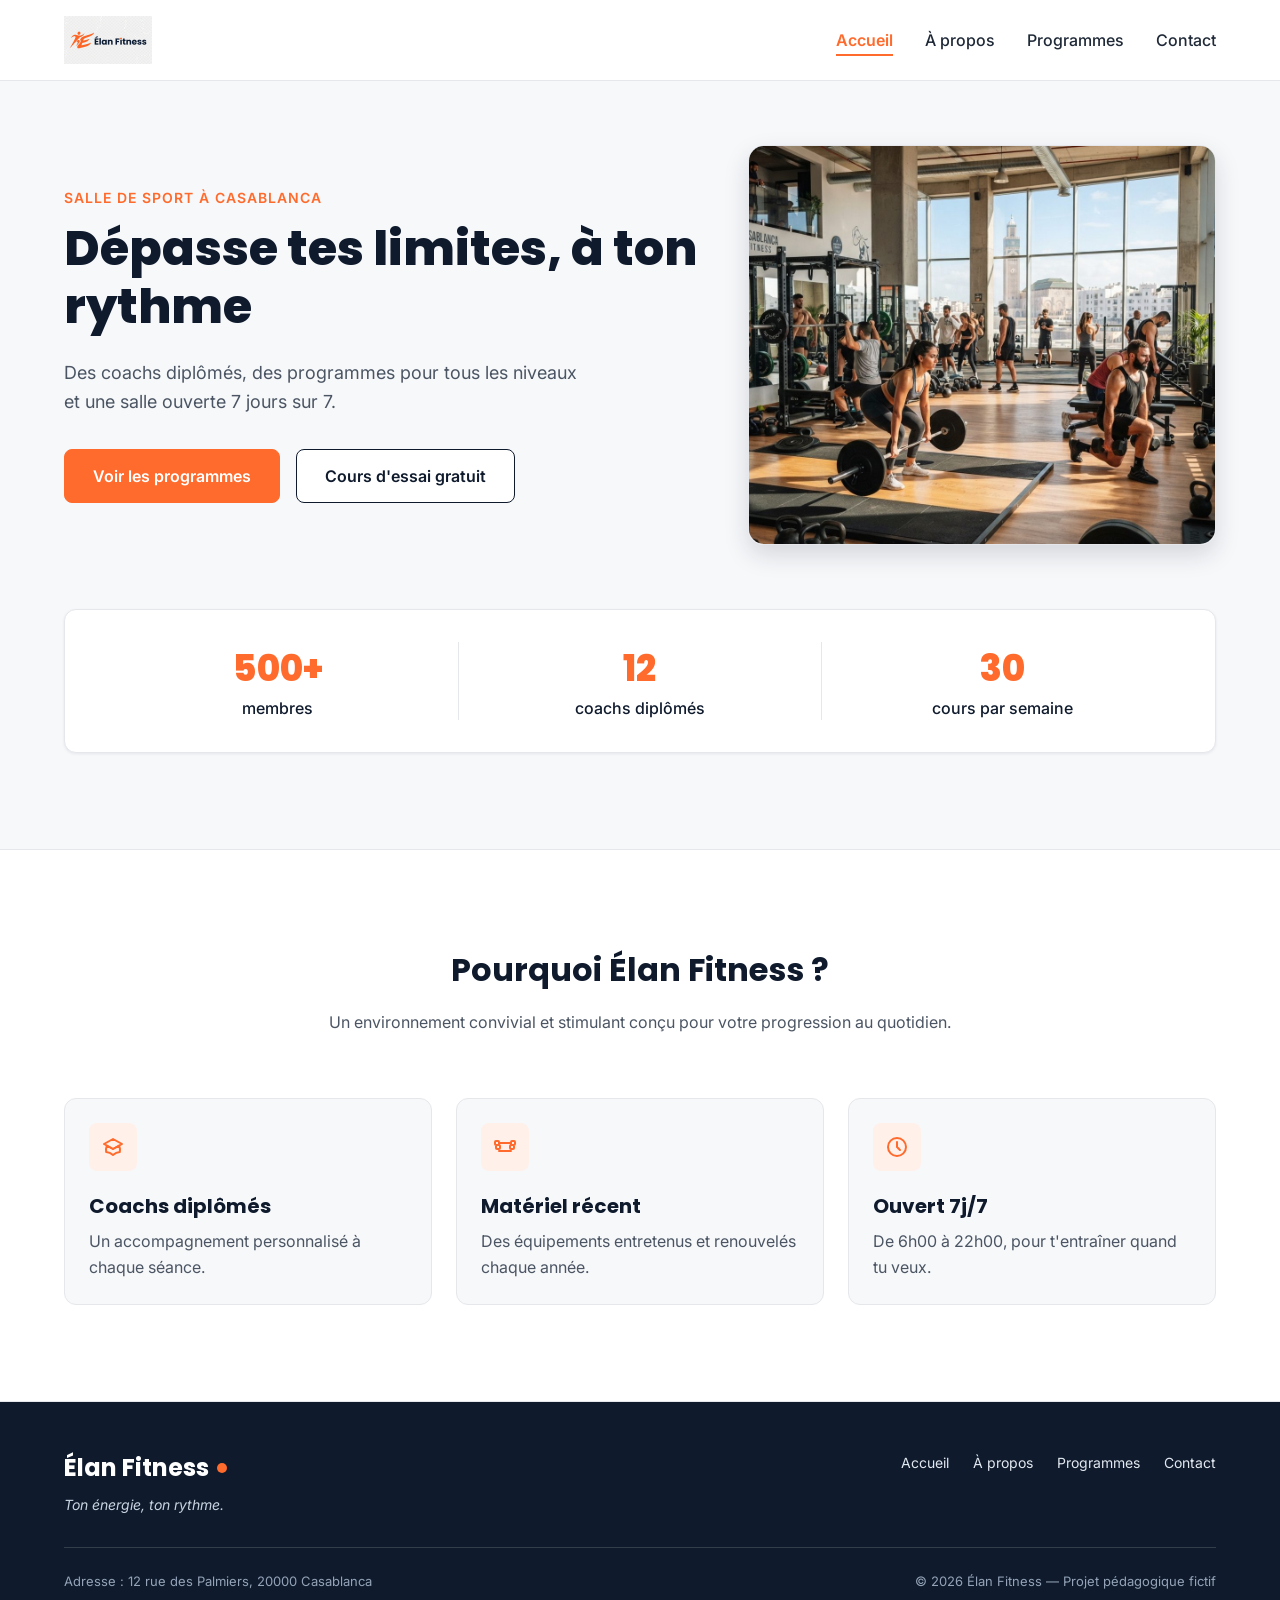
<file: index.html>
<!DOCTYPE html>
<html lang="fr">
<head>
  <meta charset="UTF-8">
  <meta name="viewport" content="width=device-width, initial-scale=1">
  <meta name="description" content="Élan Fitness, salle de sport à Casablanca : musculation, yoga, cardio et boxe fitness avec des coachs diplômés. Réservez votre cours d'essai gratuit.">
  <title>Élan Fitness | Salle de sport à Casablanca</title>

  <link rel="preconnect" href="https://fonts.googleapis.com">
  <link rel="preconnect" href="https://fonts.gstatic.com" crossorigin>
  <link href="https://fonts.googleapis.com/css2?family=Inter:wght@400;500;600&family=Poppins:wght@600;700;800&display=swap" rel="stylesheet">

  <link rel="stylesheet" href="style.css">
</head>

<body>

  <a class="lien-evitement" href="#contenu">Aller au contenu</a>

  <header class="en-tete">
    <div class="conteneur en-tete-contenu">
      <a href="index.html" class="logo"><img src="img/logo.jpg" alt="Élan Fitness" width="1408" height="768"></a>
      <button class="bouton-menu">☰ Menu</button>

      <nav id="navigation-principale" aria-label="Navigation principale">
        <ul class="menu">
          <li><a href="index.html" class="lien-actif" aria-current="page">Accueil</a></li>
          <li><a href="a-propos.html">À propos</a></li>
          <li><a href="programmes.html">Programmes</a></li>
          <li><a href="contactus.html">Contact</a></li>
        </ul>
      </nav>
    </div>
  </header>

  <main id="contenu">

    <section id="accueil" class="hero">
      <div class="conteneur">

        <div class="hero-contenu">
          <div class="hero-texte">
            <p class="sur-titre">Salle de sport à Casablanca</p>
            <h1>Dépasse tes limites, à ton rythme</h1>
            <p class="hero-description">
              Des coachs diplômés, des programmes pour tous les niveaux et une salle ouverte 7 jours sur 7.
            </p>
            <div class="boutons">
              <a href="programmes.html" class="bouton bouton-principal">Voir les programmes</a>
              <a href="contactus.html" class="bouton bouton-secondaire">Cours d'essai gratuit</a>
            </div>
          </div>

          <img class="hero-image" src="img/hero.jpg" alt="Des personnes s'entraînent dans une salle de sport lumineuse à Casablanca">
        </div>

        <div class="chiffres">
          <div class="chiffre">
            <p class="chiffre-nombre">500+</p>
            <p>membres</p>
          </div>
          <div class="chiffre">
            <p class="chiffre-nombre">12</p>
            <p>coachs diplômés</p>
          </div>
          <div class="chiffre">
            <p class="chiffre-nombre">30</p>
            <p>cours par semaine</p>
          </div>
        </div>

      </div>
    </section>

    <section class="section section-blanche">
      <div class="conteneur">

        <div class="section-titre">
          <h2>Pourquoi Élan Fitness ?</h2>
          <p>Un environnement convivial et stimulant conçu pour votre progression au quotidien.</p>
        </div>

        <div class="cartes">
          <article class="carte carte-avantage">
            <div class="icone"><img src="img/icone-coach.svg" alt=""></div>
            <h3>Coachs diplômés</h3>
            <p>Un accompagnement personnalisé à chaque séance.</p>
          </article>

          <article class="carte carte-avantage">
            <div class="icone"><img src="img/icone-materiel.svg" alt=""></div>
            <h3>Matériel récent</h3>
            <p>Des équipements entretenus et renouvelés chaque année.</p>
          </article>

          <article class="carte carte-avantage">
            <div class="icone"><img src="img/icone-horloge.svg" alt=""></div>
            <h3>Ouvert 7j/7</h3>
            <p>De 6h00 à 22h00, pour t'entraîner quand tu veux.</p>
          </article>
        </div>

      </div>
    </section>

  </main>

  <footer class="pied-de-page">
    <div class="conteneur">

      <div class="pied-haut">
        <div>
          <p class="logo logo-clair">Élan Fitness</p>
          <p class="slogan">Ton énergie, ton rythme.</p>
        </div>

        <nav aria-label="Navigation du pied de page">
          <ul class="menu menu-pied">
            <li><a href="index.html">Accueil</a></li>
            <li><a href="a-propos.html">À propos</a></li>
            <li><a href="programmes.html">Programmes</a></li>
            <li><a href="contactus.html">Contact</a></li>
          </ul>
        </nav>
      </div>

      <div class="pied-bas">
        <p>Adresse : 12 rue des Palmiers, 20000 Casablanca</p>
        <p>&copy; 2026 Élan Fitness — Projet pédagogique fictif</p>
      </div>

    </div>
  </footer>

  <script src="script.js" defer></script>
</body>
</html>
</file>
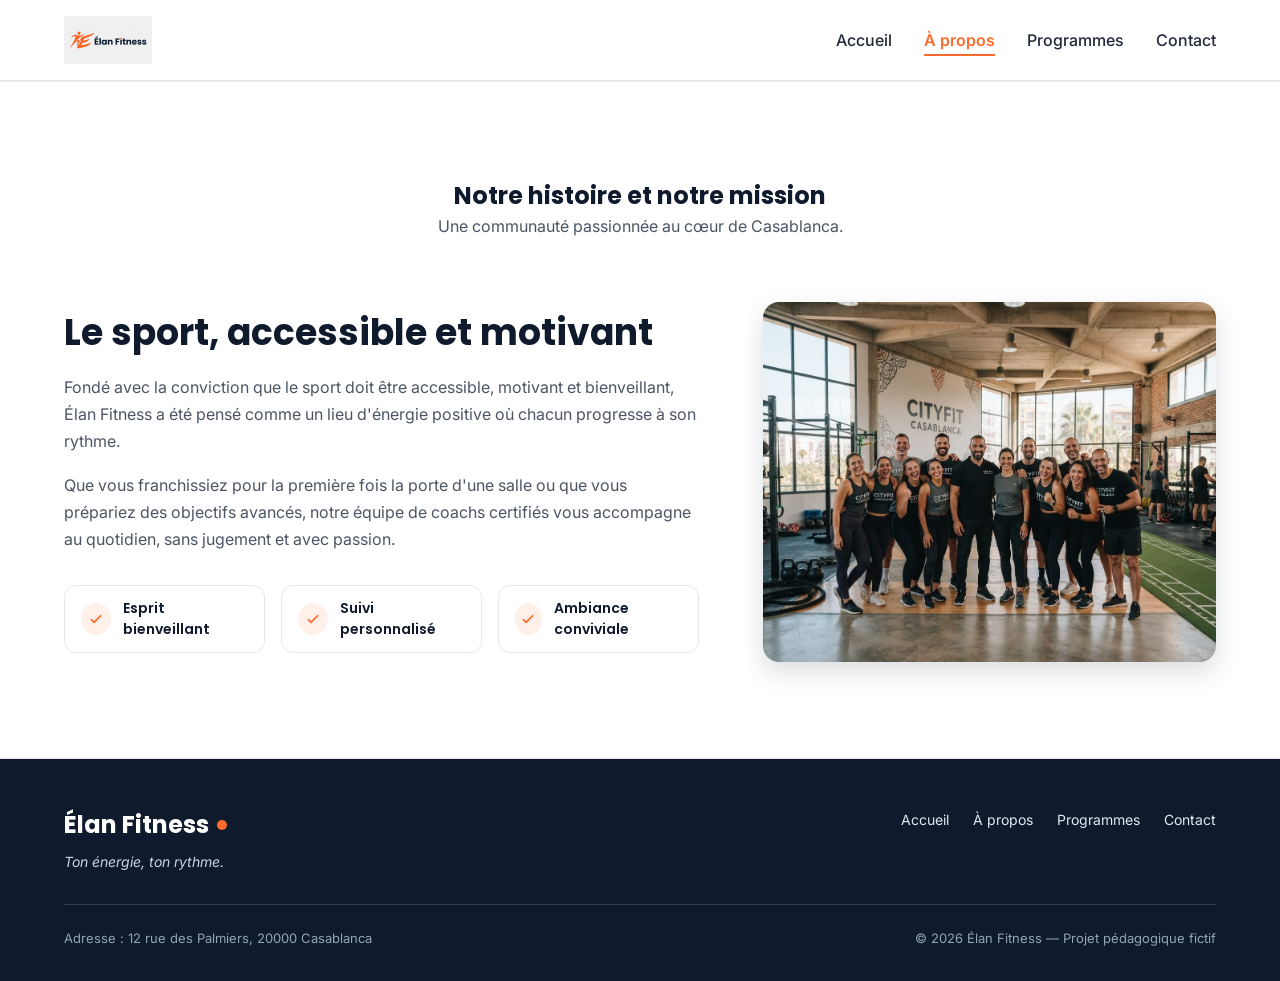
<file: a-propos.html>
<!DOCTYPE html>
<html lang="fr">
<head>
  <meta charset="UTF-8">
  <meta name="viewport" content="width=device-width, initial-scale=1">
  <meta name="description" content="Découvrez l'histoire, les valeurs et l'équipe de coachs d'Élan Fitness à Casablanca.">
  <title>À propos | Élan Fitness</title>
  <link rel="preconnect" href="https://fonts.googleapis.com">
  <link rel="preconnect" href="https://fonts.gstatic.com" crossorigin>
  <link href="https://fonts.googleapis.com/css2?family=Inter:wght@400;500;600&family=Poppins:wght@600;700;800&display=swap" rel="stylesheet">
  <link rel="stylesheet" href="style.css">
</head>
<body>
  <a class="lien-evitement" href="#contenu">Aller au contenu</a>

  <header class="en-tete">
    <div class="conteneur en-tete-contenu">
      <a href="index.html" class="logo"><img src="img/logo.jpg" alt="Élan Fitness" width="1408" height="768"></a>
      <button class="bouton-menu">☰ Menu</button>
      <nav id="navigation-principale" aria-label="Navigation principale">
        <ul class="menu">
          <li><a href="index.html">Accueil</a></li>
          <li><a href="a-propos.html" class="lien-actif" aria-current="page">À propos</a></li>
          <li><a href="programmes.html">Programmes</a></li>
          <li><a href="contactus.html">Contact</a></li>
        </ul>
      </nav>
    </div>
  </header>

  <main id="contenu">
    <section class="section section-blanche">
      <div class="conteneur">
        <div class="section-titre">
          <h1>Notre histoire et notre mission</h1>
          <p>Une communauté passionnée au cœur de Casablanca.</p>
        </div>

        <div class="apropos-contenu">
          <div class="apropos-texte">
            <h2>Le sport, accessible et motivant</h2>
            <p>
              Fondé avec la conviction que le sport doit être accessible, motivant et bienveillant,
              Élan Fitness a été pensé comme un lieu d'énergie positive où chacun progresse à son rythme.
            </p>
            <p>
              Que vous franchissiez pour la première fois la porte d'une salle ou que vous prépariez des
              objectifs avancés, notre équipe de coachs certifiés vous accompagne au quotidien, sans
              jugement et avec passion.
            </p>
            <ul class="valeurs">
              <li class="valeur">
                <div class="icone icone-petite"><img src="img/icone-check.svg" alt=""></div>
                <span>Esprit bienveillant</span>
              </li>
              <li class="valeur">
                <div class="icone icone-petite"><img src="img/icone-check.svg" alt=""></div>
                <span>Suivi personnalisé</span>
              </li>
              <li class="valeur">
                <div class="icone icone-petite"><img src="img/icone-check.svg" alt=""></div>
                <span>Ambiance conviviale</span>
              </li>
            </ul>
          </div>
          <img class="apropos-image" src="img/equipe.jpg" alt="L'équipe de coachs d'Élan Fitness réunie dans la salle">
        </div>
      </div>
    </section>
  </main>

  <footer class="pied-de-page">
    <div class="conteneur">
      <div class="pied-haut">
        <div>
          <p class="logo logo-clair">Élan Fitness</p>
          <p class="slogan">Ton énergie, ton rythme.</p>
        </div>
        <nav aria-label="Navigation du pied de page">
          <ul class="menu menu-pied">
            <li><a href="index.html">Accueil</a></li>
            <li><a href="a-propos.html">À propos</a></li>
            <li><a href="programmes.html">Programmes</a></li>
            <li><a href="contactus.html">Contact</a></li>
          </ul>
        </nav>
      </div>
      <div class="pied-bas">
        <p>Adresse : 12 rue des Palmiers, 20000 Casablanca</p>
        <p>© 2026 Élan Fitness — Projet pédagogique fictif</p>
      </div>
    </div>
  </footer>
  <script src="script.js" defer></script>
</body>
</html>
</file>
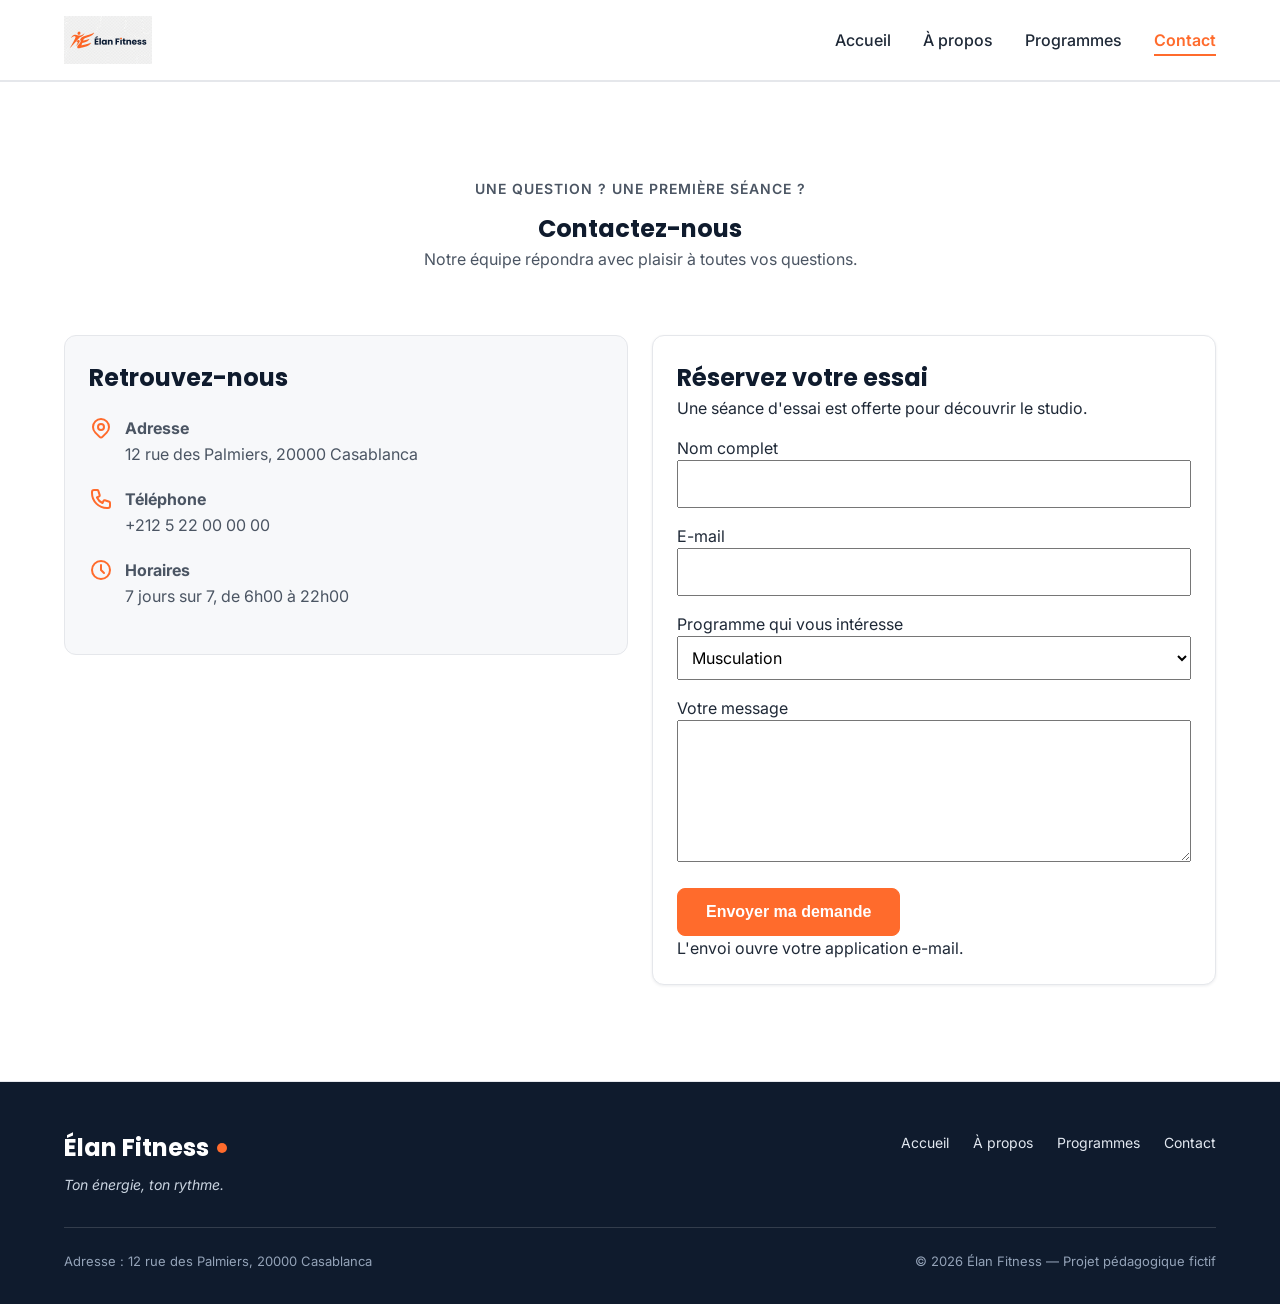
<file: contactus.html>
<!DOCTYPE html>
<html lang="fr">
<head>
  <meta charset="UTF-8">
  <meta name="viewport" content="width=device-width, initial-scale=1">
  <meta name="description" content="Contactez Élan Fitness à Casablanca pour réserver un cours d'essai gratuit ou obtenir des informations.">
  <title>Contact | Élan Fitness</title>
  <link rel="preconnect" href="https://fonts.googleapis.com">
  <link rel="preconnect" href="https://fonts.gstatic.com" crossorigin>
  <link href="https://fonts.googleapis.com/css2?family=Inter:wght@400;500;600&family=Poppins:wght@600;700;800&display=swap" rel="stylesheet">
  <link rel="stylesheet" href="style.css">
</head>
<body>
  <a class="lien-evitement" href="#contenu">Aller au contenu</a>

  <header class="en-tete">
    <div class="conteneur en-tete-contenu">
      <a href="index.html" class="logo"><img src="img/logo.jpg" alt="Élan Fitness" width="1408" height="768"></a>
      <button class="bouton-menu">☰ Menu</button>
      <nav id="navigation-principale" aria-label="Navigation principale">
        <ul class="menu">
          <li><a href="index.html">Accueil</a></li>
          <li><a href="a-propos.html">À propos</a></li>
          <li><a href="programmes.html">Programmes</a></li>
          <li><a href="contactus.html" class="lien-actif" aria-current="page">Contact</a></li>
        </ul>
      </nav>
    </div>
  </header>

  <main id="contenu">
    <section class="section section-blanche">
      <div class="conteneur">
        <div class="section-titre">
          <p class="sur-titre">Une question ? Une première séance ?</p>
          <h1>Contactez-nous</h1>
          <p>Notre équipe répondra avec plaisir à toutes vos questions.</p>
        </div>

        <div class="cartes contact-contenu">
          <section class="carte carte-avantage contact-infos">
            <h2>Retrouvez-nous</h2>
            <div class="contact-ligne">
              <img src="img/icone-pin.svg" alt="">
              <p><strong>Adresse</strong><br>12 rue des Palmiers, 20000 Casablanca</p>
            </div>
            <div class="contact-ligne">
              <img src="img/icone-telephone.svg" alt="">
              <p><strong>Téléphone</strong><br><a href="tel:+212522000000">+212 5 22 00 00 00</a></p>
            </div>
            <div class="contact-ligne">
              <img src="img/icone-horloge.svg" alt="">
              <p><strong>Horaires</strong><br>7 jours sur 7, de 6h00 à 22h00</p>
            </div>
          </section>

          <form class="carte formulaire-contact" method="post">
            <h2>Réservez votre essai</h2>
            <p>Une séance d'essai est offerte pour découvrir le studio.</p>

            <label for="nom">Nom complet</label>
            <input id="nom" name="nom" required autocomplete="name">

            <label for="email">E-mail</label>
            <input id="email" name="email" type="email" required autocomplete="email">

            <label for="programme">Programme qui vous intéresse</label>
            <select id="programme" name="programme">
              <option>Musculation</option>
              <option>Yoga</option>
              <option>Cardio training</option>
              <option>Boxe fitness</option>
              <option>Je ne sais pas encore</option>
            </select>

            <label for="message">Votre message</label>
            <textarea id="message" name="message" rows="5"></textarea>

            <button type="submit" class="bouton bouton-principal">Envoyer ma demande</button>
            <p>L'envoi ouvre votre application e-mail.</p>
          </form>
        </div>
      </div>
    </section>
  </main>

  <footer class="pied-de-page">
    <div class="conteneur">
      <div class="pied-haut">
        <div>
          <p class="logo logo-clair">Élan Fitness</p>
          <p class="slogan">Ton énergie, ton rythme.</p>
        </div>
        <nav aria-label="Navigation du pied de page">
          <ul class="menu menu-pied">
            <li><a href="index.html">Accueil</a></li>
            <li><a href="a-propos.html">À propos</a></li>
            <li><a href="programmes.html">Programmes</a></li>
            <li><a href="contactus.html">Contact</a></li>
          </ul>
        </nav>
      </div>
      <div class="pied-bas">
        <p>Adresse : 12 rue des Palmiers, 20000 Casablanca</p>
        <p>© 2026 Élan Fitness — Projet pédagogique fictif</p>
      </div>
    </div>
  </footer>
  <script src="script.js" defer></script>
</body>
</html>
</file>
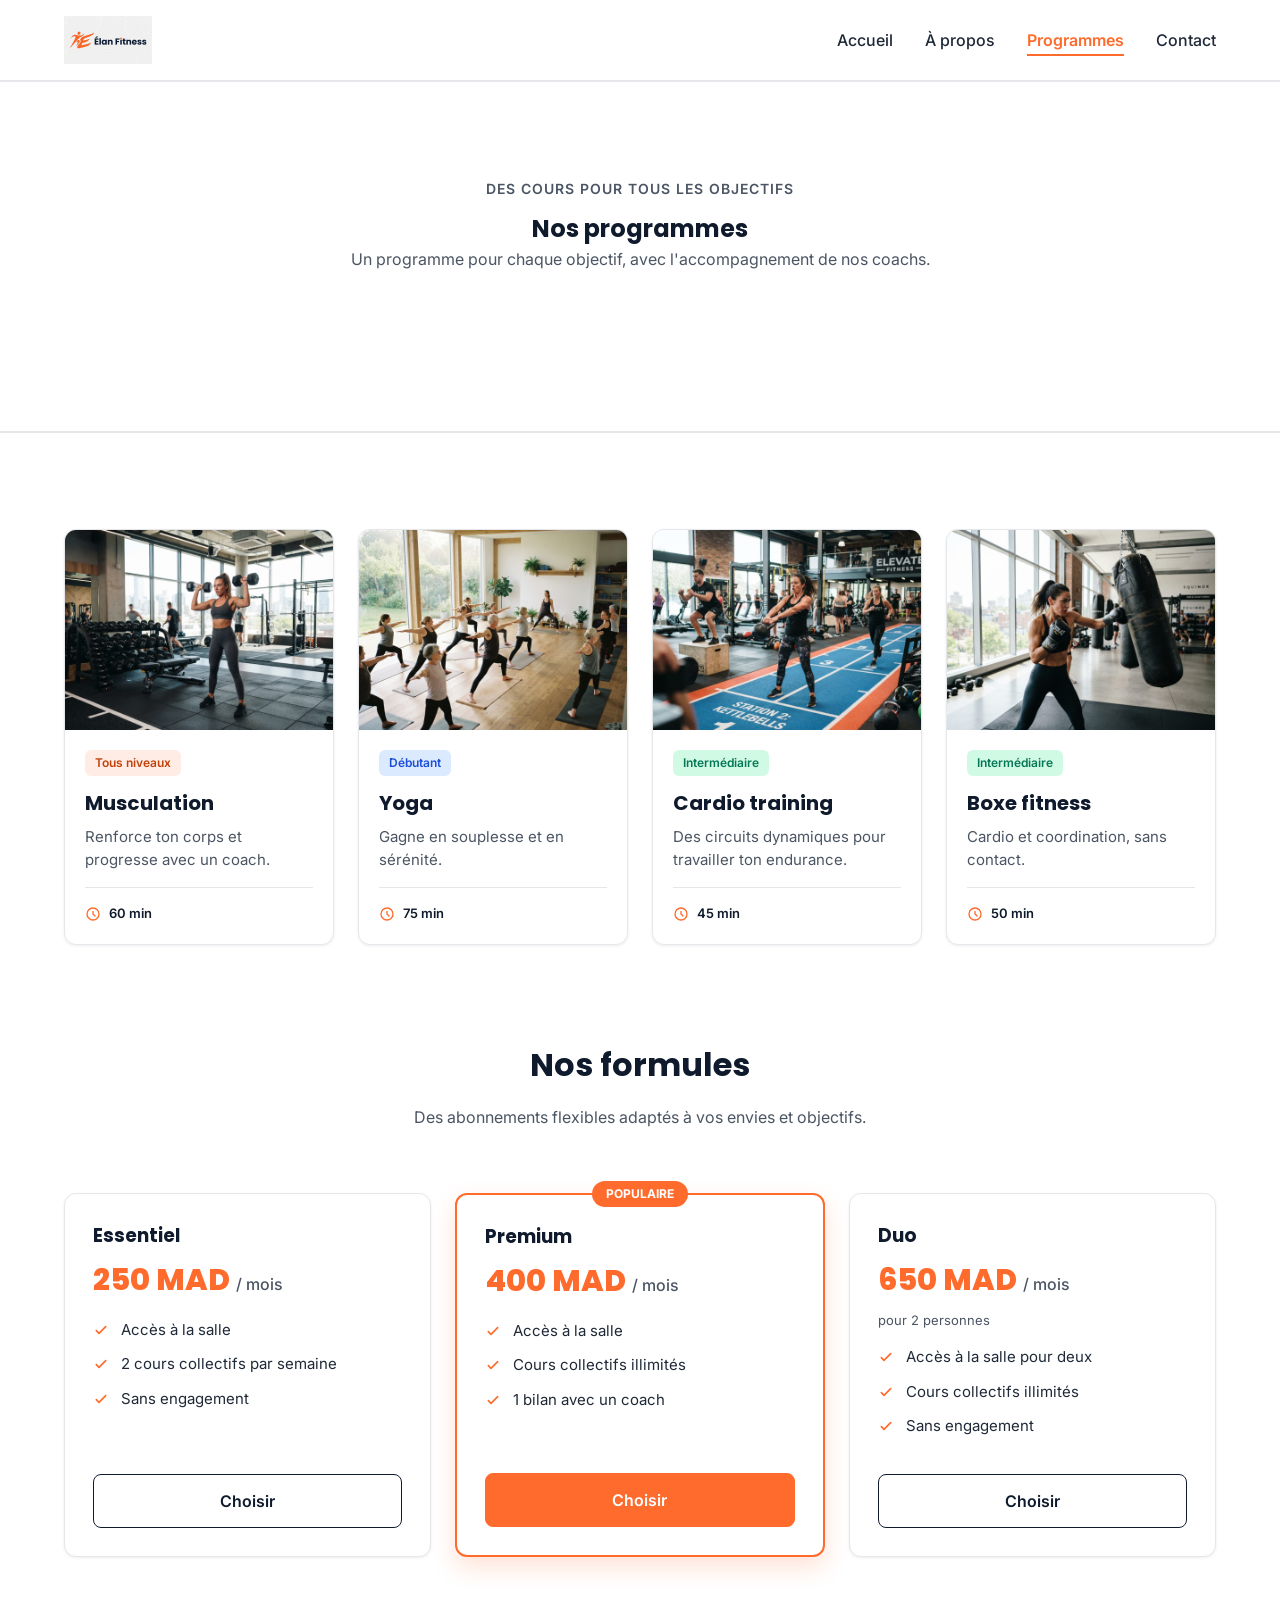
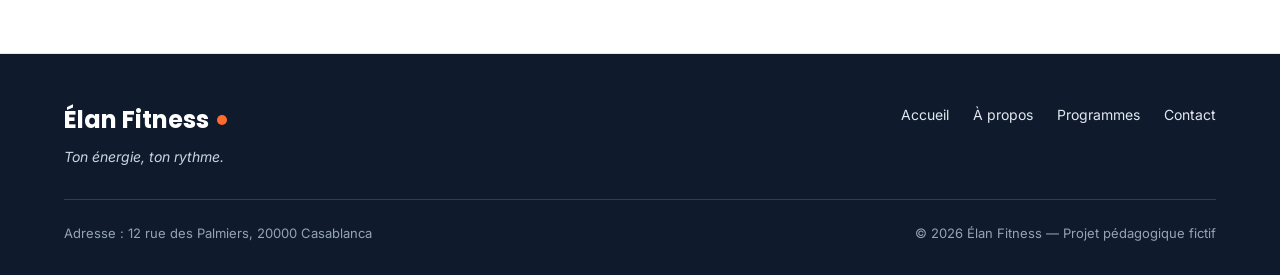
<file: programmes.html>
<!DOCTYPE html>
<html lang="fr">
<head>
  <meta charset="UTF-8">
  <meta name="viewport" content="width=device-width, initial-scale=1">
  <meta name="description" content="Découvrez les programmes de musculation, yoga, cardio training et boxe fitness d'Élan Fitness à Casablanca.">
  <title>Programmes | Élan Fitness</title>
  <link rel="preconnect" href="https://fonts.googleapis.com">
  <link rel="preconnect" href="https://fonts.gstatic.com" crossorigin>
  <link href="https://fonts.googleapis.com/css2?family=Inter:wght@400;500;600&family=Poppins:wght@600;700;800&display=swap" rel="stylesheet">
  <link rel="stylesheet" href="style.css">
</head>
<body>
  <a class="lien-evitement" href="#contenu">Aller au contenu</a>

  <header class="en-tete">
    <div class="conteneur en-tete-contenu">
      <a href="index.html" class="logo"><img src="img/logo.jpg" alt="Élan Fitness" width="1408" height="768"></a>
      <button class="bouton-menu">☰ Menu</button>
      <nav id="navigation-principale" aria-label="Navigation principale">
        <ul class="menu">
          <li><a href="index.html">Accueil</a></li>
          <li><a href="a-propos.html">À propos</a></li>
          <li><a href="programmes.html" class="lien-actif" aria-current="page">Programmes</a></li>
          <li><a href="contactus.html">Contact</a></li>
        </ul>
      </nav>
    </div>
  </header>

  <main id="contenu">
    <section class="section section-blanche">
      <div class="conteneur">
        <div class="section-titre">
          <p class="sur-titre">Des cours pour tous les objectifs</p>
          <h1>Nos programmes</h1>
          <p>Un programme pour chaque objectif, avec l'accompagnement de nos coachs.</p>
        </div>
      </div>
    </section>

    <section class="section section-blanche">
      <div class="conteneur">
        <div class="cartes">
          <article class="carte carte-programme">
            <img src="img/musculation.jpg" alt="Une sportive soulève des haltères dans l'espace musculation">
            <div class="programme-corps">
              <span class="etiquette etiquette-orange">Tous niveaux</span>
              <h3>Musculation</h3>
              <p>Renforce ton corps et progresse avec un coach.</p>
              <p class="duree"><img src="img/icone-duree.svg" alt="">60 min</p>
            </div>
          </article>
          <article class="carte carte-programme">
            <img src="img/yoga.jpg" alt="Un groupe pratique le yoga sur des tapis dans une salle lumineuse">
            <div class="programme-corps">
              <span class="etiquette etiquette-bleue">Débutant</span>
              <h3>Yoga</h3>
              <p>Gagne en souplesse et en sérénité.</p>
              <p class="duree"><img src="img/icone-duree.svg" alt="">75 min</p>
            </div>
          </article>
          <article class="carte carte-programme">
            <img src="img/cardio.jpg" alt="Des sportifs suivent un circuit de cardio training avec des kettlebells">
            <div class="programme-corps">
              <span class="etiquette etiquette-verte">Intermédiaire</span>
              <h3>Cardio training</h3>
              <p>Des circuits dynamiques pour travailler ton endurance.</p>
              <p class="duree"><img src="img/icone-duree.svg" alt="">45 min</p>
            </div>
          </article>
          <article class="carte carte-programme">
            <img src="img/boxe.jpg" alt="Une sportive frappe un sac de frappe pendant un cours de boxe fitness">
            <div class="programme-corps">
              <span class="etiquette etiquette-verte">Intermédiaire</span>
              <h3>Boxe fitness</h3>
              <p>Cardio et coordination, sans contact.</p>
              <p class="duree"><img src="img/icone-duree.svg" alt="">50 min</p>
            </div>
          </article>
        </div>

        <div class="formules">
          <div class="section-titre">
            <h2>Nos formules</h2>
            <p>Des abonnements flexibles adaptés à vos envies et objectifs.</p>
          </div>
          <div class="cartes">
            <article class="carte formule">
              <h3>Essentiel</h3>
              <p class="prix">250 MAD <span>/ mois</span></p>
              <ul class="formule-liste">
                <li>Accès à la salle</li>
                <li>2 cours collectifs par semaine</li>
                <li>Sans engagement</li>
              </ul>
              <a href="contactus.html" class="bouton bouton-secondaire">Choisir</a>
            </article>
            <article class="carte formule formule-populaire">
              <p class="badge-populaire">Populaire</p>
              <h3>Premium</h3>
              <p class="prix">400 MAD <span>/ mois</span></p>
              <ul class="formule-liste">
                <li>Accès à la salle</li>
                <li>Cours collectifs illimités</li>
                <li>1 bilan avec un coach</li>
              </ul>
              <a href="contactus.html" class="bouton bouton-principal">Choisir</a>
            </article>
            <article class="carte formule">
              <h3>Duo</h3>
              <p class="prix">650 MAD <span>/ mois</span></p>
              <p class="prix-note">pour 2 personnes</p>
              <ul class="formule-liste">
                <li>Accès à la salle pour deux</li>
                <li>Cours collectifs illimités</li>
                <li>Sans engagement</li>
              </ul>
              <a href="contactus.html" class="bouton bouton-secondaire">Choisir</a>
            </article>
          </div>
        </div>
      </div>
    </section>
  </main>

  <footer class="pied-de-page">
    <div class="conteneur">
      <div class="pied-haut">
        <div>
          <p class="logo logo-clair">Élan Fitness</p>
          <p class="slogan">Ton énergie, ton rythme.</p>
        </div>
        <nav aria-label="Navigation du pied de page">
          <ul class="menu menu-pied">
            <li><a href="index.html">Accueil</a></li>
            <li><a href="a-propos.html">À propos</a></li>
            <li><a href="programmes.html">Programmes</a></li>
            <li><a href="contactus.html">Contact</a></li>
          </ul>
        </nav>
      </div>
      <div class="pied-bas">
        <p>Adresse : 12 rue des Palmiers, 20000 Casablanca</p>
        <p>© 2026 Élan Fitness — Projet pédagogique fictif</p>
      </div>
    </div>
  </footer>
  <script src="script.js" defer></script>
</body>
</html>
</file>
<file: style.css>
* {
  box-sizing: border-box;
  margin: 0;
  padding: 0;
}

html {
  scroll-behavior: smooth;
}

body {
  font-family: 'Inter', Arial, sans-serif;
  font-size: 16px;
  line-height: 1.5;
  color: #1F2937;
  background-color: #F7F8FA;
}

h1, h2, h3, h4 {
  font-family: 'Poppins', Arial, sans-serif;
  color: #0F1B2D;
}

a {
  color: inherit;
  text-decoration: none;
}

ul {
  list-style: none;
}

img {
  display: block;
  max-width: 100%;
}

a:focus-visible,
button:focus-visible {
  outline: 3px solid #FF6B2C;
  outline-offset: 2px;
}

.conteneur {
  width: 100%;
  max-width: 1200px;
  margin: 0 auto;
  padding: 0 24px;
}

.section {
  padding: 96px 0;
}

.section-blanche {
  background-color: #FFFFFF;
  border-top: 1px solid #E5E7EB;
  border-bottom: 1px solid #E5E7EB;
}

.section-titre {
  max-width: 640px;
  margin: 0 auto 64px;
  text-align: center;
}

.section-titre h2 {
  font-size: 32px;
  margin-bottom: 16px;
}

.section-titre h3 {
  font-size: 26px;
  margin-bottom: 12px;
}

.section-titre p {
  color: #4B5563;
}

.sur-titre {
  font-size: 14px;
  font-weight: 600;
  color: #FF6B2C;
  text-transform: uppercase;
  letter-spacing: 1px;
  margin-bottom: 12px;
}

.bouton {
  display: inline-block;
  padding: 14px 28px;
  border-radius: 8px;
  font-size: 16px;
  font-weight: 600;
  text-align: center;
  cursor: pointer;
}

.bouton-principal {
  background-color: #FF6B2C;
  border: 1px solid #FF6B2C;
  color: #FFFFFF;
}

.bouton-principal:hover {
  background-color: #F05817;
}

.bouton-secondaire {
  background-color: #FFFFFF;
  border: 1px solid #0F1B2D;
  color: #0F1B2D;
}

.bouton-secondaire:hover {
  background-color: #F3F4F6;
}

.cartes {
  display: flex;
  gap: 24px;
}

.carte {
  flex: 1;
  background-color: #FFFFFF;
  border: 1px solid #E5E7EB;
  border-radius: 12px;
  box-shadow: 0 1px 3px rgba(15, 27, 45, 0.08);
}

.icone {
  width: 48px;
  height: 48px;
  background-color: #FFF0EA;
  border-radius: 8px;
  display: flex;
  align-items: center;
  justify-content: center;
}

.icone img {
  width: 24px;
  height: 24px;
}

.icone-petite {
  width: 32px;
  height: 32px;
  border-radius: 50%;
}

.icone-petite img {
  width: 16px;
  height: 16px;
}

.en-tete {
  position: sticky;
  top: 0;
  z-index: 10;
  background-color: #FFFFFF;
  border-bottom: 1px solid #E5E7EB;
}

.en-tete-contenu {
  height: 80px;
  display: flex;
  align-items: center;
  justify-content: space-between;
}

.logo {
  display: flex;
  align-items: center;
  font-family: 'Poppins', Arial, sans-serif;
  font-size: 24px;
  font-weight: 700;
  color: #0F1B2D;
}

.logo::after {
  content: "";
  width: 10px;
  height: 10px;
  margin-left: 8px;
  background-color: #FF6B2C;
  border-radius: 50%;
}

.logo img {
  height: 48px;
  width: auto;
  display: block;
}

.en-tete .logo::after {
  content: none;
}

.menu {
  display: flex;
  gap: 32px;
}

.menu a {
  font-weight: 500;
  padding-bottom: 4px;
  border-bottom: 2px solid transparent;
}

.menu a:hover {
  color: #FF6B2C;
}

.menu .lien-actif {
  color: #FF6B2C;
  font-weight: 600;
  border-bottom-color: #FF6B2C;
}

.bouton-menu {
  display: none;
}

.hero {
  padding: 64px 0 96px;
}

.hero-contenu {
  display: flex;
  align-items: center;
  gap: 32px;
}

.hero-texte {
  flex: 7;
}

.hero-texte h1 {
  font-size: 48px;
  font-weight: 800;
  line-height: 1.2;
  margin-bottom: 24px;
}

.hero-description {
  max-width: 520px;
  font-size: 18px;
  line-height: 1.6;
  color: #4B5563;
  margin-bottom: 32px;
}

.boutons {
  display: flex;
  flex-wrap: wrap;
  gap: 16px;
}

.hero-image {
  flex: 5;
  min-width: 0;
  height: 400px;
  object-fit: cover;
  border-radius: 16px;
  border: 1px solid #E5E7EB;
  box-shadow: 0 10px 25px rgba(15, 27, 45, 0.15);
}

.chiffres {
  display: flex;
  margin-top: 64px;
  padding: 32px;
  background-color: #FFFFFF;
  border: 1px solid #E5E7EB;
  border-radius: 12px;
  box-shadow: 0 1px 3px rgba(15, 27, 45, 0.08);
}

.chiffre {
  flex: 1;
  text-align: center;
  font-weight: 500;
  color: #0F1B2D;
}

.chiffre + .chiffre {
  border-left: 1px solid #E5E7EB;
}

.chiffre-nombre {
  font-family: 'Poppins', Arial, sans-serif;
  font-size: 36px;
  font-weight: 800;
  color: #FF6B2C;
}

.carte-avantage {
  padding: 24px;
  background-color: #F7F8FA;
  box-shadow: none;
}

.carte-avantage .icone {
  margin-bottom: 20px;
}

.carte-avantage h3 {
  font-size: 20px;
  margin-bottom: 8px;
}

.carte-avantage p {
  color: #4B5563;
  line-height: 1.6;
}

.apropos-contenu {
  display: flex;
  align-items: center;
  gap: 64px;
}

.apropos-texte {
  flex: 7;
}

.apropos-texte h2 {
  font-size: 36px;
  line-height: 1.2;
  margin-bottom: 20px;
}

.apropos-texte p {
  color: #4B5563;
  line-height: 1.7;
  margin-bottom: 16px;
}

.valeurs {
  display: flex;
  gap: 16px;
  margin-top: 32px;
}

.valeur {
  flex: 1;
  display: flex;
  align-items: center;
  gap: 12px;
  padding: 12px 16px;
  background-color: #FFFFFF;
  border: 1px solid #E5E7EB;
  border-radius: 12px;
  font-family: 'Poppins', Arial, sans-serif;
  font-size: 14px;
  font-weight: 600;
  color: #0F1B2D;
}

.apropos-image {
  flex: 5;
  min-width: 0;
  height: 360px;
  object-fit: cover;
  border-radius: 16px;
  box-shadow: 0 10px 25px rgba(15, 27, 45, 0.15);
}

.carte-programme {
  display: flex;
  flex-direction: column;
  overflow: hidden;
}

.carte-programme > img {
  width: 100%;
  height: 200px;
  object-fit: cover;
}

.programme-corps {
  flex: 1;
  display: flex;
  flex-direction: column;
  padding: 20px;
}

.programme-corps h3 {
  font-size: 20px;
  margin-bottom: 8px;
}

.programme-corps p {
  font-size: 15px;
  color: #4B5563;
}

.etiquette {
  align-self: flex-start;
  padding: 4px 10px;
  margin-bottom: 12px;
  border-radius: 6px;
  font-size: 12px;
  font-weight: 600;
}

.etiquette-orange {
  background-color: #FFEDE5;
  color: #C2410C;
}

.etiquette-bleue {
  background-color: #DBEAFE;
  color: #1D4ED8;
}

.etiquette-verte {
  background-color: #D1FAE5;
  color: #047857;
}

.programme-corps .duree {
  display: flex;
  align-items: center;
  gap: 8px;
  margin-top: auto;
  padding-top: 16px;
  border-top: 1px solid #E5E7EB;
  font-size: 13px;
  font-weight: 600;
  color: #0F1B2D;
}

.programme-corps h3 + p {
  margin-bottom: 16px;
}

.duree img {
  width: 16px;
  height: 16px;
}

.formules {
  margin-top: 96px;
}

.formule {
  position: relative;
  display: flex;
  flex-direction: column;
  padding: 28px;
}

.formule h4 {
  font-size: 20px;
}

.prix {
  margin: 8px 0 16px;
  font-family: 'Poppins', Arial, sans-serif;
  font-size: 30px;
  font-weight: 800;
  color: #FF6B2C;
}

.prix span {
  font-family: 'Inter', Arial, sans-serif;
  font-size: 16px;
  font-weight: 500;
  color: #4B5563;
}

.prix-note {
  margin: -8px 0 16px;
  font-size: 13px;
  color: #4B5563;
}

.formule-liste {
  flex: 1;
  margin-bottom: 24px;
}

.formule-liste li {
  padding-left: 28px;
  margin-bottom: 12px;
  font-size: 15px;
  background-image: url('img/icone-check.svg');
  background-repeat: no-repeat;
  background-position: left center;
  background-size: 16px;
}

.formule .bouton {
  display: block;
}

.formule-populaire {
  border: 2px solid #FF6B2C;
  box-shadow: 0 10px 25px rgba(255, 107, 44, 0.2);
}

.badge-populaire {
  position: absolute;
  top: -14px;
  left: 50%;
  transform: translateX(-50%);
  padding: 4px 14px;
  background-color: #FF6B2C;
  border-radius: 999px;
  font-size: 12px;
  font-weight: 700;
  text-transform: uppercase;
  color: #FFFFFF;
}

.pied-de-page {
  padding: 48px 0 32px;
  background-color: #0F1B2D;
  color: #FFFFFF;
}

.pied-haut {
  display: flex;
  justify-content: space-between;
  align-items: flex-start;
  padding-bottom: 32px;
  border-bottom: 1px solid rgba(255, 255, 255, 0.15);
}

.logo-clair {
  color: #FFFFFF;
}

.slogan {
  margin-top: 8px;
  font-size: 14px;
  font-style: italic;
  color: #CBD5E1;
}

.menu-pied {
  gap: 24px;
}

.menu-pied a {
  font-size: 14px;
  font-weight: 400;
  color: #E2E8F0;
}

.pied-bas {
  display: flex;
  justify-content: space-between;
  margin-top: 24px;
  font-size: 13px;
  color: #94A3B8;
}

.lien-evitement {
  position: absolute;
  top: -50px;
  left: 16px;
  padding: 8px 12px;
  background: #FF6B2C;
  color: #FFFFFF;
}

.lien-evitement:focus { 
  top: 16px; 
}

.contact-contenu { 
  align-items: flex-start; 
}
.contact-infos, .formulaire-contact { 
  padding: 24px; 
}
.contact-ligne { 
  display: flex;
  gap: 12px;
   margin: 20px 0;
}
.contact-ligne img {
  width: 24px;
  height: 24px;
}
.formulaire-contact label {
  display: block;
  margin-top: 16px;
}
.formulaire-contact input, .formulaire-contact select, .formulaire-contact textarea {
  width: 100%; 
  padding: 10px; 
  font: inherit;
}
.formulaire-contact button { 
  margin-top: 20px; 
}

@media (max-width: 767px) {
  .en-tete-contenu, .hero-contenu, .apropos-contenu, .cartes, .contact-contenu, .pied-haut, .pied-bas { 
    flex-direction: column; 
  }
  .en-tete-contenu { 
    height: 72px;
    flex-direction: row;
    gap: 0;
    padding-top: 16px; 
    padding-bottom: 16px; 
  }
  .bouton-menu {
    display: block;
    padding: 8px 12px;
    height: 44px;
    border: 1px solid #E5E7EB;
    border-radius: 8px;
    background-color: #FFFFFF;
    color: #0F1B2D;
    font-size: 16px;
    cursor: pointer;
  }
  .en-tete-contenu nav {
    display: none;
    position: absolute;
    top: 72px;
    left: 0;
    right: 0;
    padding: 12px 24px;
    background-color: #FFFFFF;
    border-bottom: 1px solid #E5E7EB;
  }
  .en-tete-contenu nav.menu-ouvert {
    display: block;
  }
  .menu {
    flex-direction: column;
    gap: 12px;
  }
  .hero-image, .apropos-image { 
    width: 100%; 
    height: 280px; 
  }
  .chiffres { 
    flex-direction: column; 
    gap: 16px; 
  }
  .chiffre + .chiffre { 
    border-left: 0;
   }
  .cartes {
    gap: 20px; 
  }
  .carte { 
    width: 100%; 
  }
}
</file>
